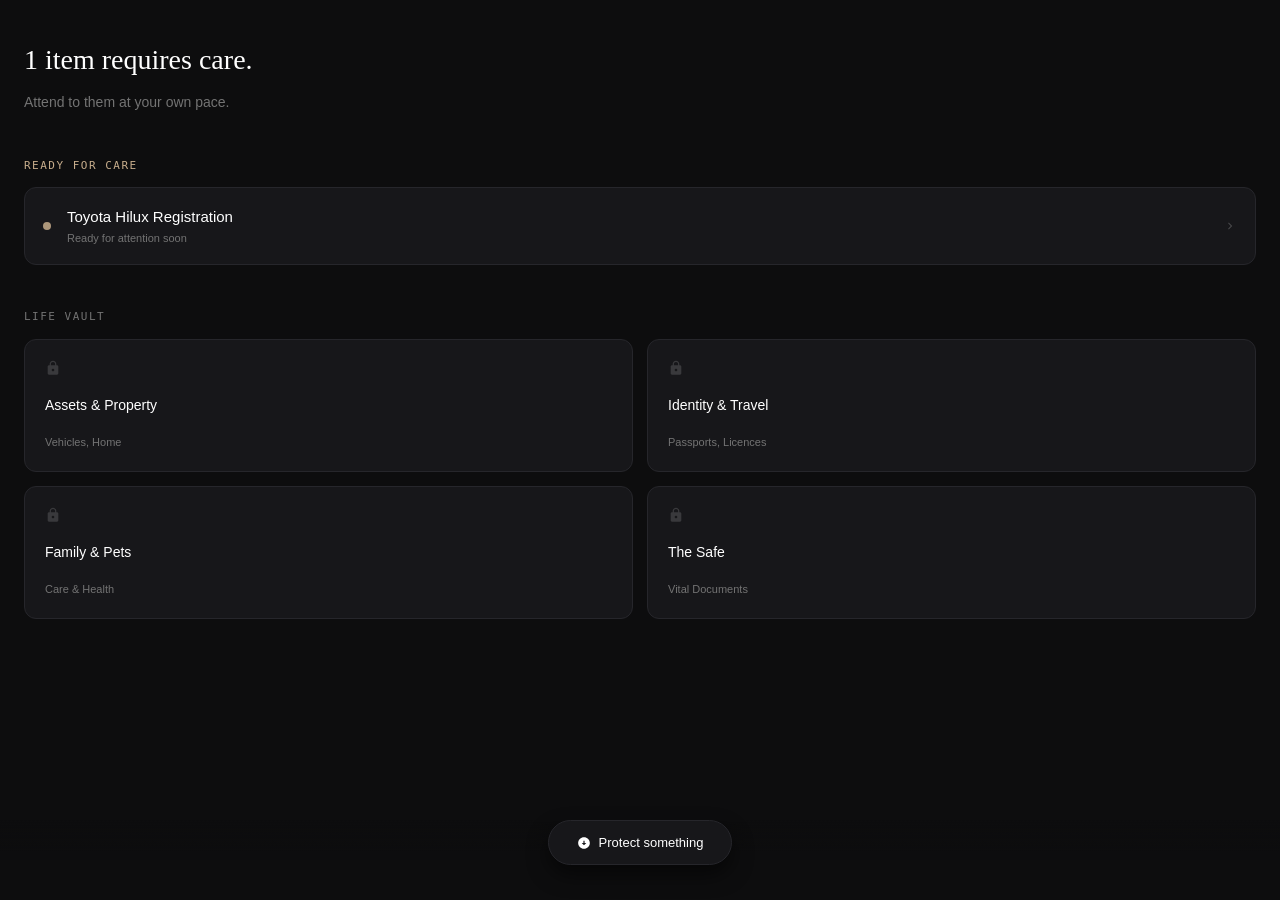
<file: index.html>
<!DOCTYPE html>
<html lang="en">
<head>
  <meta charset="UTF-8">
  <meta name="viewport" content="width=device-width, initial-scale=1.0, viewport-fit=cover, maximum-scale=1.0, user-scalable=no">
  <title>TIAKI</title>
  <link rel="stylesheet" href="style.css">
  <link rel="manifest" href="manifest.json">
  <meta name="apple-mobile-web-app-capable" content="yes">
  <meta name="apple-mobile-web-app-status-bar-style" content="black-translucent">
</head>
<body>

  <!-- MAIN DASHBOARD SCREEN -->
  <main class="dashboard" id="dashboard">
    <div class="container">
      
      <!-- HEADER: ASSURANCE -->
      <header class="assurance-header" id="assuranceHeader">
        <h1 id="assuranceStatement">All is quiet.</h1>
        <p id="assuranceSubtext" class="dim-text">The important parts of your life are held safely. There is nothing you need to attend to right now.</p>
      </header>

      <!-- ACTIVE CARE SHELF -->
      <section class="active-care-shelf hidden" id="activeCareShelf">
        <h2 class="label gold-text">READY FOR CARE</h2>
        <div class="shelf-list" id="activeCareList"></div>
      </section>

      <!-- LIFE VAULT GRID -->
      <section class="life-vault-section">
        <h2 class="label dim-text">LIFE VAULT</h2>
        <div class="vault-grid">
          <div class="vault-card" onclick="openVault('Assets & Property', ['vehicles', 'home'])">
            <svg class="vault-icon" viewBox="0 0 24 24"><path d="M18 8h-1V6c0-2.76-2.24-5-5-5S7 3.24 7 6v2H6c-1.1 0-2 .9-2 2v10c0 1.1.9 2 2 2h12c1.1 0 2-.9 2-2V10c0-1.1-.9-2-2-2zm-6 9c-1.1 0-2-.9-2-2s.9-2 2-2 2 .9 2 2-.9 2-2 2zm3.1-9H8.9V6c0-1.71 1.39-3.1 3.1-3.1 1.71 0 3.1 1.39 3.1 3.1v2z"/></svg>
            <h3>Assets & Property</h3>
            <p class="dim-text">Vehicles, Home</p>
          </div>
          <div class="vault-card" onclick="openVault('Identity & Travel', ['travel', 'personal'])">
            <svg class="vault-icon" viewBox="0 0 24 24"><path d="M18 8h-1V6c0-2.76-2.24-5-5-5S7 3.24 7 6v2H6c-1.1 0-2 .9-2 2v10c0 1.1.9 2 2 2h12c1.1 0 2-.9 2-2V10c0-1.1-.9-2-2-2zm-6 9c-1.1 0-2-.9-2-2s.9-2 2-2 2 .9 2 2-.9 2-2 2zm3.1-9H8.9V6c0-1.71 1.39-3.1 3.1-3.1 1.71 0 3.1 1.39 3.1 3.1v2z"/></svg>
            <h3>Identity & Travel</h3>
            <p class="dim-text">Passports, Licences</p>
          </div>
          <div class="vault-card" onclick="openVault('Family & Pets', ['family', 'pets'])">
            <svg class="vault-icon" viewBox="0 0 24 24"><path d="M18 8h-1V6c0-2.76-2.24-5-5-5S7 3.24 7 6v2H6c-1.1 0-2 .9-2 2v10c0 1.1.9 2 2 2h12c1.1 0 2-.9 2-2V10c0-1.1-.9-2-2-2zm-6 9c-1.1 0-2-.9-2-2s.9-2 2-2 2 .9 2 2-.9 2-2 2zm3.1-9H8.9V6c0-1.71 1.39-3.1 3.1-3.1 1.71 0 3.1 1.39 3.1 3.1v2z"/></svg>
            <h3>Family & Pets</h3>
            <p class="dim-text">Care & Health</p>
          </div>
          <div class="vault-card" onclick="openVault('The Safe', ['documents'])">
            <svg class="vault-icon" viewBox="0 0 24 24"><path d="M18 8h-1V6c0-2.76-2.24-5-5-5S7 3.24 7 6v2H6c-1.1 0-2 .9-2 2v10c0 1.1.9 2 2 2h12c1.1 0 2-.9 2-2V10c0-1.1-.9-2-2-2zm-6 9c-1.1 0-2-.9-2-2s.9-2 2-2 2 .9 2 2-.9 2-2 2zm3.1-9H8.9V6c0-1.71 1.39-3.1 3.1-3.1 1.71 0 3.1 1.39 3.1 3.1v2z"/></svg>
            <h3>The Safe</h3>
            <p class="dim-text">Vital Documents</p>
          </div>
        </div>
      </section>

    </div>

    <!-- TACTILE FLOATING BUTTON -->
    <div class="action-bar">
      <button class="btn-protect" onclick="openAddForm()">
        <svg viewBox="0 0 24 24" class="btn-icon"><path d="M12 2C6.48 2 2 6.48 2 12s4.48 10 10 10 10-4.48 10-10S17.52 2 12 2zm1 10h3l-4 4-4-4h3V8h2v4z"/></svg>
        Protect something
      </button>
    </div>
  </main>

  <!-- SLIDING VAULT DETAIL SCREEN -->
  <div class="sliding-panel" id="vaultDetailPanel">
    <div class="panel-header">
      <button class="btn-back" onclick="closeVault()">
        <svg viewBox="0 0 24 24" class="nav-arrow"><path d="M15.41 7.41L14 6l-6 6 6 6 1.41-1.41L10.83 12z"/></svg>
        Vault
      </button>
    </div>
    <div class="panel-content container">
      <div class="detail-hero">
        <h2 id="detailVaultTitle">Vault Category</h2>
        <p class="dim-text">This drawer holds your active records under secure supervision.</p>
      </div>
      <div id="detailList" class="detail-list"></div>
      <div id="detailEmptyState" class="empty-state hidden">
        <svg viewBox="0 0 24 24" class="empty-icon"><path d="M18 8h-1V6c0-2.76-2.24-5-5-5S7 3.24 7 6v2H6c-1.1 0-2 .9-2 2v10c0 1.1.9 2 2 2h12c1.1 0 2-.9 2-2V10c0-1.1-.9-2-2-2zm-6 9c-1.1 0-2-.9-2-2s.9-2 2-2 2 .9 2 2-.9 2-2 2zm3.1-9H8.9V6c0-1.71 1.39-3.1 3.1-3.1 1.71 0 3.1 1.39 3.1 3.1v2z"/></svg>
        <h3>This space is at rest.</h3>
        <p class="dim-text">TIAKI is waiting to hold your assets. Return to the home screen and select 'Protect something' to place your first item under care.</p>
      </div>
    </div>
  </div>

  <!-- ADD / EDIT MODAL SHEET (Slide up bottom sheet) -->
  <div class="modal-overlay" id="formOverlay" onclick="closeForm()">
    <div class="modal-sheet" onclick="event.stopPropagation()">
      <div class="modal-header">
        <button class="btn-cancel" onclick="closeForm()">Cancel</button>
        <span class="modal-title" id="formTitle">Place under care</span>
        <div style="width: 50px;"></div> <!-- Spacer -->
      </div>
      <form id="itemForm" onsubmit="saveItem(event)">
        <input type="hidden" id="itemId">
        <p class="dim-text sheet-desc">Once registered, TIAKI will quietly look after this in the background until action is required.</p>
        
        <div class="input-group">
          <label for="title">Title</label>
          <input type="text" id="title" placeholder="e.g. Passport Expiry" required>
        </div>

        <div class="input-group">
          <label for="category">Category</label>
          <select id="category">
            <option value="vehicles">Vehicles</option>
            <option value="home">Home</option>
            <option value="travel">Travel</option>
            <option value="family">Family</option>
            <option value="pets">Pets</option>
            <option value="documents">Documents</option>
            <option value="personal">Personal</option>
          </select>
        </div>

        <div class="input-group">
          <label for="importantDate">Important Date (Deadline)</label>
          <input type="date" id="importantDate" required>
        </div>

        <div class="input-group">
          <label for="reminderDate">Alert Date (Gentle Warning Window)</label>
          <input type="date" id="reminderDate" required>
        </div>

        <div class="input-group">
          <label for="notes">Notes (Optional)</label>
          <textarea id="notes" rows="3" placeholder="Reference numbers, policy details..."></textarea>
        </div>

        <button type="submit" class="btn-submit">Safekeep</button>
      </form>
    </div>
  </div>

  <!-- DELETE CONFIRMATION DIALOG -->
  <div class="alert-overlay" id="deleteAlertOverlay">
    <div class="alert-box">
      <h3>Remove from TIAKI?</h3>
      <p class="dim-text">This item will be removed from your Life Vault.</p>
      <div class="alert-actions">
        <button class="alert-btn btn-cancel-delete" onclick="cancelDelete()">Cancel</button>
        <button class="alert-btn btn-confirm-delete" id="btnConfirmDelete">Remove</button>
      </div>
    </div>
  </div>

  <script src="script.js"></script>
  <script>
    if ('serviceWorker' in navigator) {
      navigator.serviceWorker.register('sw.js').catch(() => {});
    }
  </script>
</body>
</html>
</file>
<file: style.css>
/* --- TIAKI PALETTE & SYSTEM SPECIFICATION --- */
:root {
  --color-base: #0d0d0e;
  --color-surface: #17171a;
  --color-stroke: #26262b;
  --color-warm-gold: #c7ad8c;
  --color-dim-text: #737373;
  --font-serif: Georgia, Cambria, "Times New Roman", Times, serif;
  --font-sans: -apple-system, BlinkMacSystemFont, "Segoe UI", Roboto, Helvetica, Arial, sans-serif;
  --safe-area-top: env(safe-area-inset-top, 20px);
  --safe-area-bottom: env(safe-area-inset-bottom, 20px);
}

/* --- RESET & RESET TOUCH PROPERTIES --- */
* {
  box-sizing: border-box;
  margin: 0;
  padding: 0;
  -webkit-tap-highlight-color: transparent;
}

body {
  background-color: var(--color-base);
  color: #ffffff;
  font-family: var(--font-sans);
  overflow-x: hidden;
  line-height: 1.4;
  user-select: none;
}

.container {
  padding: 0 24px;
}

/* --- TYPOGRAPHY --- */
h1 {
  font-family: var(--font-serif);
  font-size: 28px;
  font-weight: 400;
  color: #ffffff;
}

h2.label {
  font-family: monospace;
  font-size: 11px;
  font-weight: 500;
  letter-spacing: 1.5px;
  margin-bottom: 14px;
}

.dim-text {
  color: var(--color-dim-text);
}

.gold-text {
  color: var(--color-warm-gold);
}

/* --- DASHBOARD VIEW --- */
.dashboard {
  min-height: 100vh;
  padding-top: calc(var(--safe-area-top) + 40px);
  padding-bottom: calc(var(--safe-area-bottom) + 120px);
  transition: opacity 0.5s ease;
}

.assurance-header {
  margin-bottom: 44px;
}

.assurance-header p {
  font-size: 14px;
  line-height: 1.6;
  margin-top: 12px;
}

/* --- READY FOR CARE / WARNING CARDS --- */
.active-care-shelf {
  margin-bottom: 44px;
}

.shelf-list {
  display: flex;
  flex-direction: column;
  gap: 12px;
}

.care-card {
  display: flex;
  align-items: center;
  background-color: var(--color-surface);
  border: 1px solid var(--color-stroke);
  border-radius: 12px;
  padding: 18px;
  gap: 16px;
  cursor: pointer;
}

.status-dot {
  width: 8px;
  height: 8px;
  border-radius: 50%;
  flex-shrink: 0;
}

.status-dot.active-care {
  background-color: rgba(199, 173, 140, 0.85);
}

.status-dot.overdue {
  background-color: var(--color-warm-gold);
}

.care-card-info {
  flex-grow: 1;
}

.care-card-info h4 {
  font-size: 15px;
  font-weight: 400;
  color: #ffffff;
}

.care-card-info p {
  font-size: 11px;
  color: var(--color-dim-text);
  margin-top: 4px;
}

.chevron-arrow {
  width: 14px;
  height: 14px;
  fill: rgba(255, 255, 255, 0.2);
}

/* --- LIFE VAULT GRID --- */
.vault-grid {
  display: grid;
  grid-template-columns: 1fr 1fr;
  gap: 14px;
}

.vault-card {
  background-color: var(--color-surface);
  border: 1px solid var(--color-stroke);
  border-radius: 12px;
  padding: 20px;
  display: flex;
  flex-direction: column;
  gap: 20px;
  cursor: pointer;
}

.vault-icon {
  width: 16px;
  height: 16px;
  fill: rgba(255, 255, 255, 0.15);
}

.vault-card h3 {
  font-size: 14px;
  font-weight: 400;
}

.vault-card p {
  font-size: 11px;
}

/* --- ACTION BAR & FLOATING BUTTON --- */
.action-bar {
  position: fixed;
  bottom: 0;
  left: 0;
  right: 0;
  height: calc(var(--safe-area-bottom) + 80px);
  background: linear-gradient(to top, var(--color-base) 60%, transparent);
  display: flex;
  justify-content: center;
  align-items: flex-start;
  z-index: 10;
  pointer-events: none;
}

.btn-protect {
  pointer-events: auto;
  background-color: var(--color-surface);
  border: 1px solid var(--color-stroke);
  color: #ffffff;
  padding: 14px 28px;
  border-radius: 30px;
  font-size: 13px;
  font-weight: 500;
  display: flex;
  align-items: center;
  gap: 8px;
  box-shadow: 0 10px 20px rgba(0, 0, 0, 0.5);
  cursor: pointer;
  transition: transform 0.20s cubic-bezier(0.25, 1, 0.5, 1), opacity 0.2s;
}

.btn-protect:active {
  transform: scale(0.96);
  opacity: 0.85;
}

.btn-icon {
  width: 14px;
  height: 14px;
  fill: #ffffff;
}

/* --- SLIDING PANEL (DETAIL SHEET) --- */
.sliding-panel {
  position: fixed;
  top: 0;
  left: 100vw;
  width: 100vw;
  height: 100vh;
  background-color: var(--color-base);
  z-index: 20;
  transition: left 0.45s cubic-bezier(0.25, 1, 0.5, 1);
  overflow-y: auto;
  padding-top: var(--safe-area-top);
  padding-bottom: calc(var(--safe-area-bottom) + 60px);
}

.sliding-panel.open {
  left: 0;
}

.panel-header {
  padding: 16px 24px;
  display: flex;
  align-items: center;
}

.btn-back {
  background: none;
  border: none;
  color: var(--color-warm-gold);
  font-size: 15px;
  display: flex;
  align-items: center;
  gap: 4px;
  cursor: pointer;
}

.nav-arrow {
  width: 18px;
  height: 18px;
  fill: var(--color-warm-gold);
}

.detail-hero {
  margin-top: 24px;
  margin-bottom: 32px;
}

.detail-hero h2 {
  font-family: var(--font-serif);
  font-size: 28px;
  font-weight: 400;
  margin-bottom: 8px;
}

.detail-hero p {
  font-size: 14px;
  line-height: 1.5;
}

.detail-list {
  display: flex;
  flex-direction: column;
  gap: 14px;
}

/* --- DETAILED CARD INSIDE PANEL --- */
.detail-card {
  display: flex;
  align-items: center;
  background-color: var(--color-surface);
  border: 1px solid var(--color-stroke);
  border-radius: 12px;
  padding: 18px;
  gap: 16px;
}

.btn-delete {
  background-color: rgba(255, 255, 255, 0.02);
  border: none;
  width: 30px;
  height: 30px;
  border-radius: 50%;
  display: flex;
  align-items: center;
  justify-content: center;
  cursor: pointer;
}

.delete-icon {
  width: 13px;
  height: 13px;
  fill: rgba(255, 255, 255, 0.2);
}

/* --- EMPTY STATES --- */
.empty-state {
  display: flex;
  flex-direction: column;
  align-items: center;
  text-align: center;
  padding-top: 64px;
}

.empty-icon {
  width: 28px;
  height: 28px;
  fill: rgba(255, 255, 255, 0.15);
  margin-bottom: 16px;
}

.empty-state h3 {
  font-family: var(--font-serif);
  font-size: 16px;
  font-weight: 400;
  margin-bottom: 8px;
}

.empty-state p {
  font-size: 13px;
  line-height: 1.6;
  max-width: 260px;
}

/* --- BOTTOM SHEET MODAL --- */
.modal-overlay {
  position: fixed;
  top: 0;
  left: 0;
  right: 0;
  bottom: 0;
  background-color: rgba(0, 0, 0, 0.6);
  z-index: 30;
  opacity: 0;
  pointer-events: none;
  transition: opacity 0.3s ease;
  display: flex;
  align-items: flex-end;
}

.modal-overlay.open {
  opacity: 1;
  pointer-events: auto;
}

.modal-sheet {
  width: 100%;
  background-color: var(--color-base);
  border-top-left-radius: 20px;
  border-top-right-radius: 20px;
  padding: 24px 24px calc(var(--safe-area-bottom) + 24px) 24px;
  transform: translateY(100%);
  transition: transform 0.4s cubic-bezier(0.25, 1, 0.5, 1);
  max-height: 92vh;
  overflow-y: auto;
}

.modal-overlay.open .modal-sheet {
  transform: translateY(0);
}

.modal-header {
  display: flex;
  justify-content: space-between;
  align-items: center;
  margin-bottom: 24px;
}

.btn-cancel {
  background: none;
  border: none;
  color: rgba(255, 255, 255, 0.6);
  font-size: 15px;
  cursor: pointer;
}

.modal-title {
  font-family: var(--font-serif);
  font-size: 18px;
  color: #ffffff;
}

.sheet-desc {
  font-size: 13px;
  line-height: 1.5;
  margin-bottom: 24px;
}

/* --- FORM SPECIFICS --- */
.input-group {
  display: flex;
  flex-direction: column;
  gap: 8px;
  margin-bottom: 24px;
}

.input-group label {
  font-family: monospace;
  font-size: 11px;
  font-weight: 500;
  color: var(--color-dim-text);
  letter-spacing: 1px;
}

.input-group input,
.input-group select,
.input-group textarea {
  background-color: var(--color-surface);
  border: 1px solid var(--color-stroke);
  border-radius: 12px;
  color: #ffffff;
  padding: 16px;
  font-size: 15px;
  font-family: var(--font-sans);
  width: 100%;
  outline: none;
}

.input-group select {
  appearance: none;
}

.btn-submit {
  background-color: var(--color-warm-gold);
  border: none;
  border-radius: 12px;
  color: #000000;
  width: 100%;
  padding: 16px;
  font-size: 15px;
  font-weight: 600;
  cursor: pointer;
  margin-top: 16px;
}

/* --- PREMIUM ALERTS --- */
.alert-overlay {
  position: fixed;
  top: 0;
  left: 0;
  right: 0;
  bottom: 0;
  background-color: rgba(0, 0, 0, 0.7);
  z-index: 40;
  display: flex;
  align-items: center;
  justify-content: center;
  opacity: 0;
  pointer-events: none;
  transition: opacity 0.25s ease;
  padding: 24px;
}

.alert-overlay.open {
  opacity: 1;
  pointer-events: auto;
}

.alert-box {
  background-color: var(--color-surface);
  border: 1px solid var(--color-stroke);
  border-radius: 16px;
  width: 100%;
  max-width: 320px;
  padding: 24px;
  text-align: center;
}

.alert-box h3 {
  font-size: 17px;
  font-weight: 500;
  margin-bottom: 8px;
}

.alert-box p {
  font-size: 13px;
  line-height: 1.5;
  margin-bottom: 24px;
}

.alert-actions {
  display: flex;
  flex-direction: column;
  gap: 8px;
}

.alert-btn {
  border: none;
  padding: 14px;
  border-radius: 10px;
  font-size: 15px;
  font-weight: 500;
  cursor: pointer;
  width: 100%;
}

.btn-cancel-delete {
  background-color: rgba(255, 255, 255, 0.05);
  color: #ffffff;
}

.btn-confirm-delete {
  background-color: var(--color-warm-gold);
  color: #000000;
}

.hidden {
  display: none !important;
}
</file>
